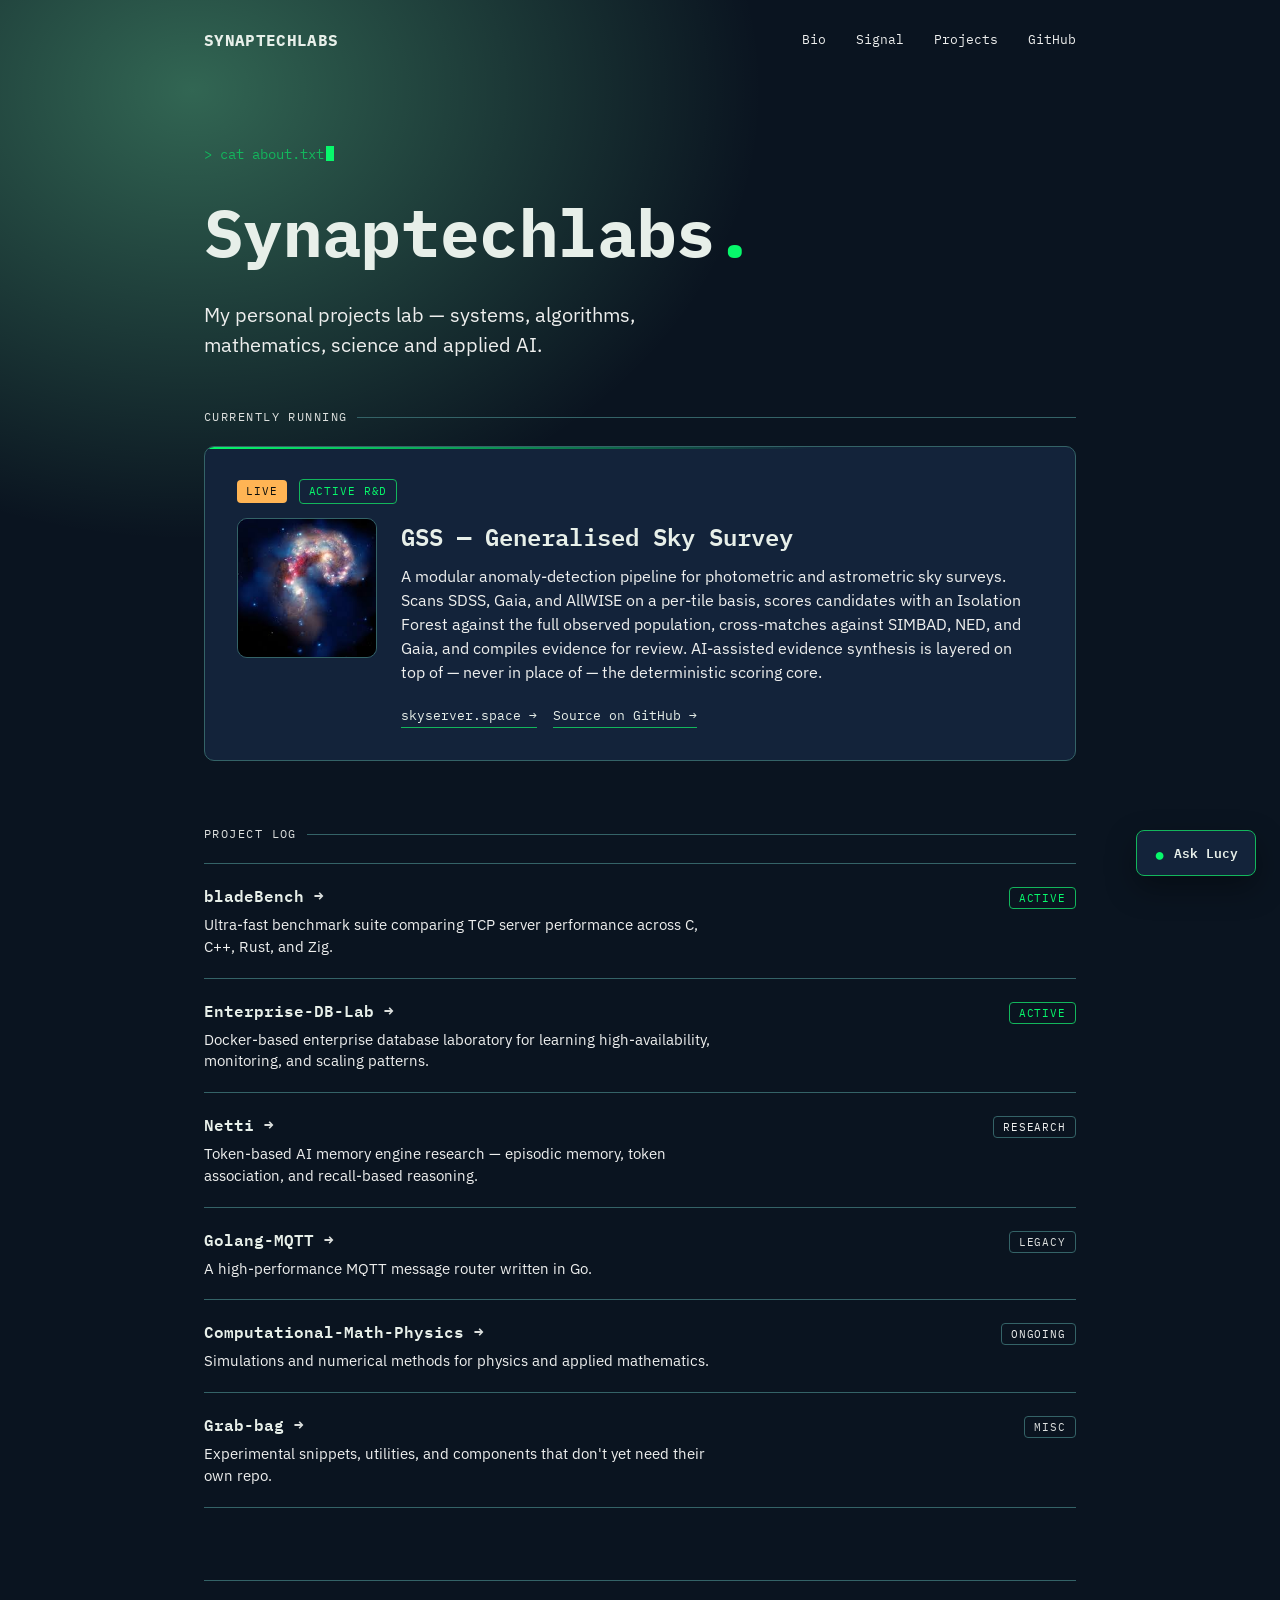
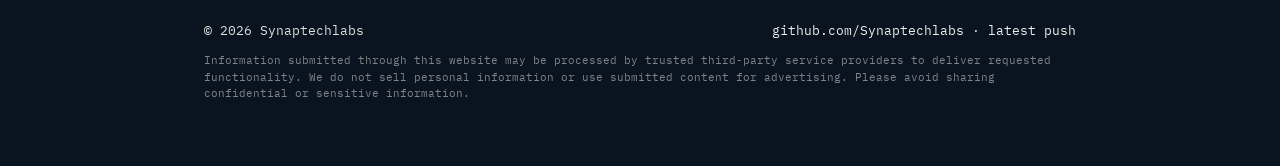
<file: index.html>
<!DOCTYPE html>
<html lang="en">
<head>
<meta charset="UTF-8">
<meta name="viewport" content="width=device-width, initial-scale=1.0">
<title>Synaptechlabs — Scott Douglass</title>
<meta name="description" content="Synaptechlabs: systems, algorithms, and applied AI research. Building cognition from tokens, bytes, and bold ideas.">
<link rel="icon" href="images/favicon.ico" sizes="any">
<link rel="icon" type="image/png" href="images/icon-16.png" sizes="16x16">
<link rel="icon" type="image/png" href="images/icon-32.png" sizes="32x32">
<link rel="icon" type="image/png" href="images/icon-48.png" sizes="48x48">
<link rel="icon" type="image/png" href="images/icon-64.png" sizes="64x64">
<link rel="icon" type="image/png" href="images/icon-128.png" sizes="128x128">
<link rel="icon" type="image/png" href="images/icon-192.png" sizes="192x192">
<link rel="icon" type="image/png" href="images/icon-256.png" sizes="256x256">
<link rel="icon" type="image/png" href="images/icon-512.png" sizes="512x512">
<link rel="apple-touch-icon" href="images/icon-180.png">
<link rel="canonical" href="https://synaptechlabs.ai/">
<meta property="og:type" content="website">
<meta property="og:title" content="Synaptechlabs — Scott Douglass">
<meta property="og:description" content="Systems, algorithms, mathematics, science, and applied AI projects.">
<meta property="og:url" content="https://synaptechlabs.ai/">
<meta name="twitter:card" content="summary">
<link rel="preconnect" href="https://fonts.googleapis.com">
<link rel="preconnect" href="https://fonts.gstatic.com" crossorigin>
<link href="https://fonts.googleapis.com/css2?family=IBM+Plex+Mono:wght@400;500;600;700&family=IBM+Plex+Sans:wght@400;500;600&display=swap" rel="stylesheet">
<link rel="stylesheet" href="css/style.css?v=6">
<script src="https://challenges.cloudflare.com/turnstile/v0/api.js?render=explicit" async defer></script>
</head>
<body>

<header class="site">
  <a class="mark" href="index.html">SYNAPTECHLABS</a>
  <nav>
    <a href="bio.html">Bio</a>
    <a href="#flagship">Signal</a>
    <a href="#projects">Projects</a>
    <a href="https://github.com/Synaptechlabs">GitHub</a>
  </nav>
</header>

<div class="wrap">

  <section class="hero">
    <p class="prompt-line">&gt; cat about.txt<span class="cursor"></span></p>
    <h1 class="wordmark">Synaptechlabs<span class="dot">.</span></h1>
    <p class="tagline">My personal projects lab — systems, algorithms, mathematics, science and applied AI.</p>
  </section>

  <section id="flagship">
    <h2 class="section-label">Currently running</h2>
    <div class="flagship">
      <div class="flagship-top">
        <span class="status-badge status-live">Live</span>
        <span class="status-badge status-active">Active R&amp;D</span>
      </div>
      <div class="flagship-body">
        <img class="flagship-photo" src="images/gs.jpeg" alt="GSS — Generalised Sky Survey">
        <div>
          <h3>GSS — Generalised Sky Survey</h3>
          <p class="desc">A modular anomaly-detection pipeline for photometric and astrometric sky surveys. Scans SDSS, Gaia, and AllWISE on a per-tile basis, scores candidates with an Isolation Forest against the full observed population, cross-matches against SIMBAD, NED, and Gaia, and compiles evidence for review. AI-assisted evidence synthesis is layered on top of — never in place of — the deterministic scoring core.</p>
          <div class="links">
            <a href="https://skyserver.space">skyserver.space →</a>
            <a href="https://github.com/Synaptechlabs/Generalised-Sky-Survey">Source on GitHub →</a>
          </div>
        </div>
      </div>
    </div>
  </section>

  <section id="projects" class="projects">
    <h2 class="section-label">Project log</h2>

    <a class="project-row" href="https://github.com/Synaptechlabs/bladeBench">
      <span class="name-line">bladeBench <span class="arrow">→</span></span>
      <span class="desc">Ultra-fast benchmark suite comparing TCP server performance across C, C++, Rust, and Zig.</span>
      <span class="badge-col"><span class="status-badge status-active">Active</span></span>
    </a>

    <a class="project-row" href="https://github.com/Synaptechlabs/Enterprise-DB-Lab">
      <span class="name-line">Enterprise-DB-Lab <span class="arrow">→</span></span>
      <span class="desc">Docker-based enterprise database laboratory for learning high-availability, monitoring, and scaling patterns.</span>
      <span class="badge-col"><span class="status-badge status-active">Active</span></span>
    </a>

    <a class="project-row" href="https://github.com/Synaptechlabs/Netti">
      <span class="name-line">Netti <span class="arrow">→</span></span>
      <span class="desc">Token-based AI memory engine research — episodic memory, token association, and recall-based reasoning.</span>
      <span class="badge-col"><span class="status-badge status-experimental">Research</span></span>
    </a>

    <a class="project-row" href="https://github.com/Synaptechlabs/Golang-MQTT">
      <span class="name-line">Golang-MQTT <span class="arrow">→</span></span>
      <span class="desc">A high-performance MQTT message router written in Go.</span>
      <span class="badge-col"><span class="status-badge status-archived">Legacy</span></span>
    </a>

    <a class="project-row" href="https://github.com/Synaptechlabs/Computational-Math-Physics">
      <span class="name-line">Computational-Math-Physics <span class="arrow">→</span></span>
      <span class="desc">Simulations and numerical methods for physics and applied mathematics.</span>
      <span class="badge-col"><span class="status-badge status-experimental">Ongoing</span></span>
    </a>

    <a class="project-row" href="https://github.com/Synaptechlabs/Grab-bag">
      <span class="name-line">Grab-bag <span class="arrow">→</span></span>
      <span class="desc">Experimental snippets, utilities, and components that don't yet need their own repo.</span>
      <span class="badge-col"><span class="status-badge status-archived">Misc</span></span>
    </a>
  </section>

  <footer>
    <div class="footer-main">
      <span>© <span id="year"></span> Synaptechlabs</span>
      <span><a href="https://github.com/Synaptechlabs">github.com/Synaptechlabs</a> · <a class="site-version" href="https://github.com/Synaptechlabs/Synaptechlabs.github.io/commits/main">latest push</a></span>
    </div>
    <p class="footer-privacy">Information submitted through this website may be processed by trusted third-party service providers to deliver requested functionality. We do not sell personal information or use submitted content for advertising. Please avoid sharing confidential or sensitive information.</p>
  </footer>

</div>

<script>
  document.getElementById('year').textContent = new Date().getFullYear();
</script>
<script src="js/lucy-chat.js?v=7" defer></script>
<script src="js/site-version.js" defer></script>

</body>
</html>
</file>
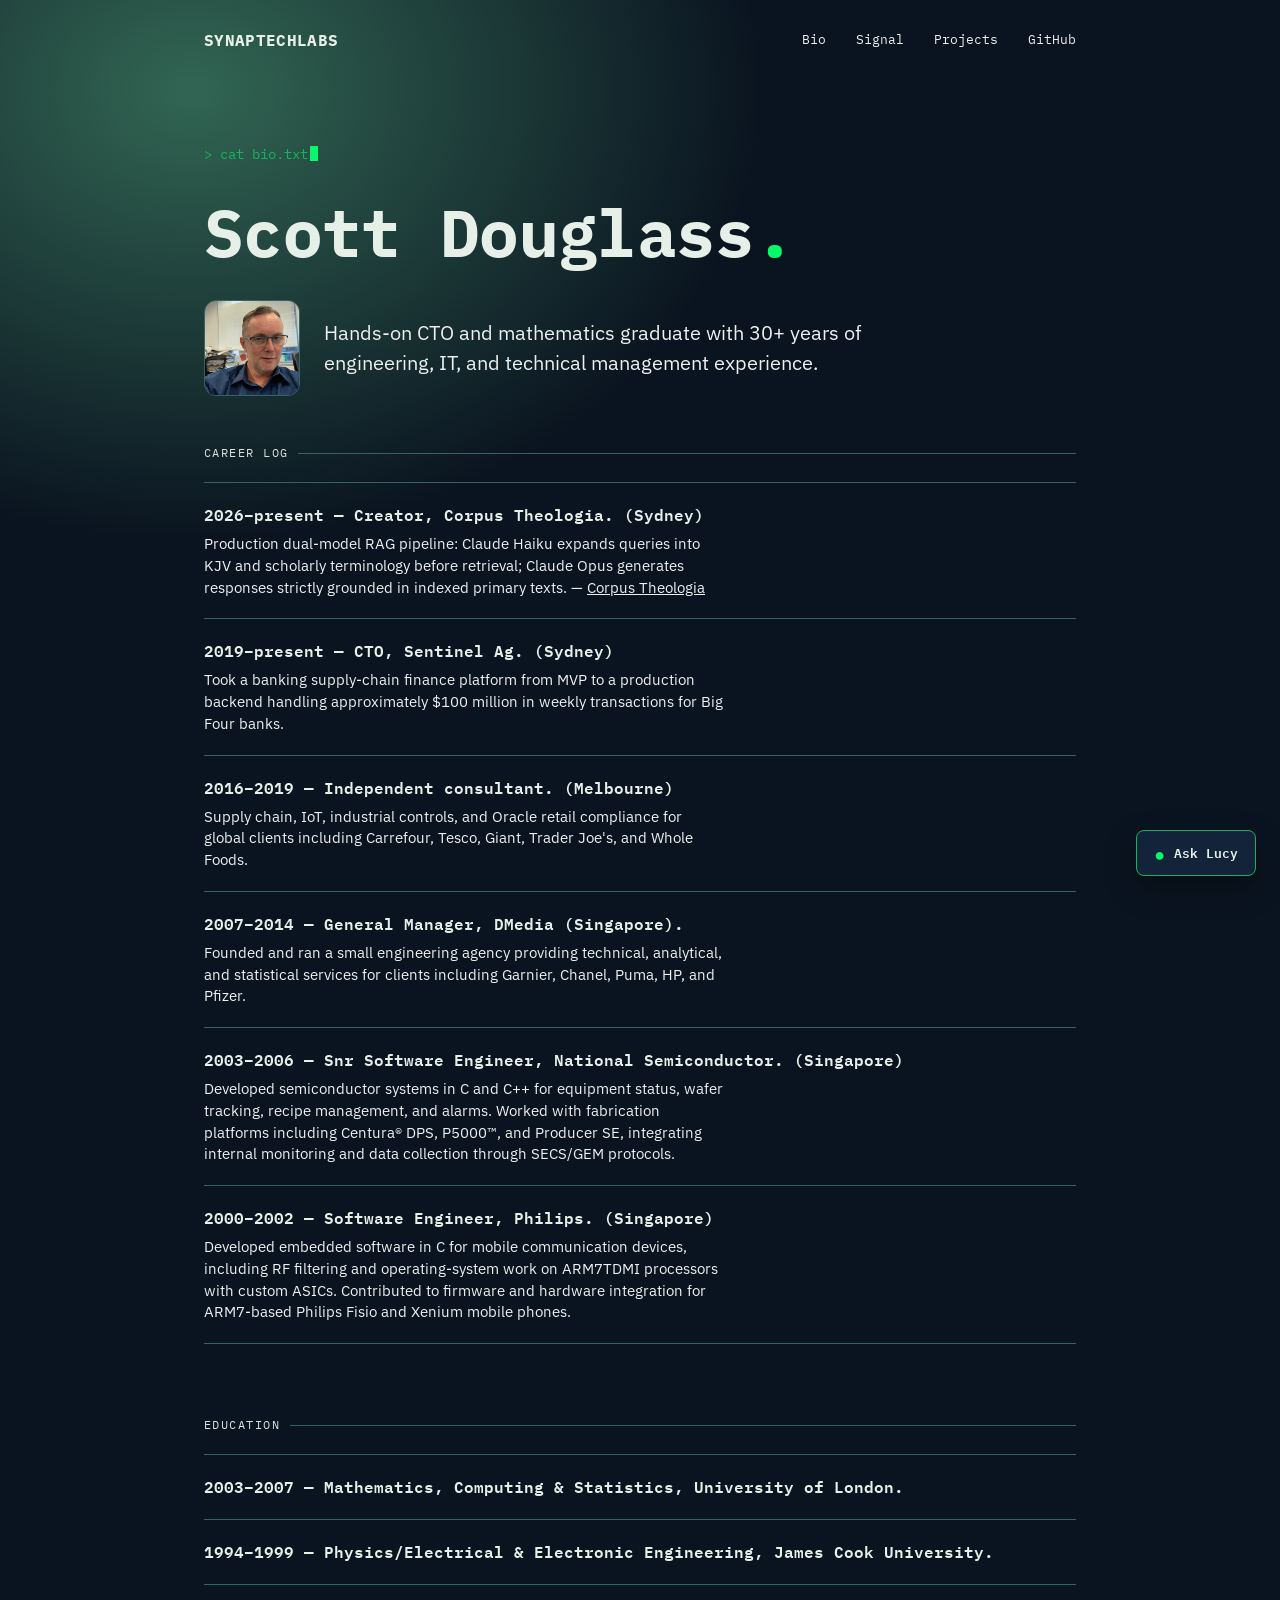
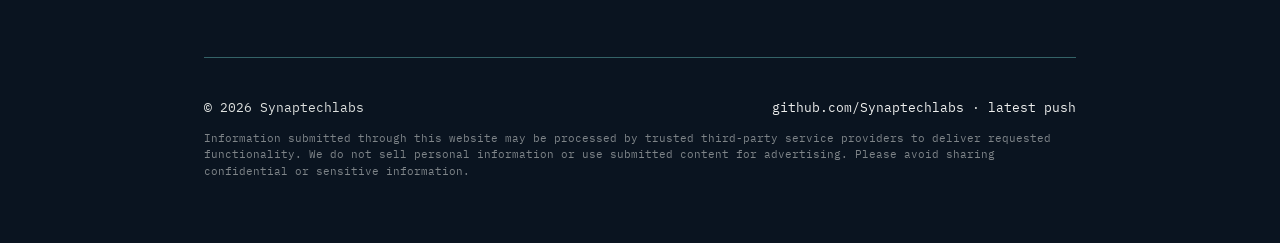
<file: bio.html>
<!DOCTYPE html>
<html lang="en">
<head>
<meta charset="UTF-8">
<meta name="viewport" content="width=device-width, initial-scale=1.0">
<title>Bio — Synaptechlabs</title>
<meta name="description" content="Synaptechlabs: systems, algorithms, and applied AI research. Building cognition from tokens, bytes, and bold ideas.">
<link rel="icon" href="images/favicon.ico" sizes="any">
<link rel="icon" type="image/png" href="images/icon-16.png" sizes="16x16">
<link rel="icon" type="image/png" href="images/icon-32.png" sizes="32x32">
<link rel="icon" type="image/png" href="images/icon-48.png" sizes="48x48">
<link rel="icon" type="image/png" href="images/icon-64.png" sizes="64x64">
<link rel="icon" type="image/png" href="images/icon-128.png" sizes="128x128">
<link rel="icon" type="image/png" href="images/icon-192.png" sizes="192x192">
<link rel="icon" type="image/png" href="images/icon-256.png" sizes="256x256">
<link rel="icon" type="image/png" href="images/icon-512.png" sizes="512x512">
<link rel="apple-touch-icon" href="images/icon-180.png">
<link rel="canonical" href="https://synaptechlabs.ai/bio.html">
<meta property="og:type" content="profile">
<meta property="og:title" content="Scott Douglass — Synaptechlabs">
<meta property="og:description" content="Hands-on CTO and mathematics graduate with more than 30 years of engineering, IT, and technical management experience.">
<meta property="og:url" content="https://synaptechlabs.ai/bio.html">
<meta name="twitter:card" content="summary">
<link rel="preconnect" href="https://fonts.googleapis.com">
<link rel="preconnect" href="https://fonts.gstatic.com" crossorigin>
<link href="https://fonts.googleapis.com/css2?family=IBM+Plex+Mono:wght@400;500;600;700&family=IBM+Plex+Sans:wght@400;500;600&display=swap" rel="stylesheet">
<link rel="stylesheet" href="css/style.css?v=6">
<script src="https://challenges.cloudflare.com/turnstile/v0/api.js?render=explicit" async defer></script>
</head>
<body>

<header class="site">
  <a class="mark" href="index.html">SYNAPTECHLABS</a>
  <nav>
    <a href="bio.html">Bio</a>
    <a href="index.html#flagship">Signal</a>
    <a href="index.html#projects">Projects</a>
    <a href="https://github.com/Synaptechlabs">GitHub</a>
  </nav>
</header>

<div class="wrap">

  <section class="hero">
    <p class="prompt-line">&gt; cat bio.txt<span class="cursor"></span></p>
    <h1 class="wordmark">Scott Douglass<span class="dot">.</span></h1>
    <div class="bio-intro">
      <img class="bio-photo" src="images/me.jpg" alt="Scott Douglass">
      <p class="tagline">Hands-on CTO and mathematics graduate with 30+ years of engineering, IT, and technical management experience.</p>
    </div>
  </section>

  <section id="history" class="projects">
    <h2 class="section-label">Career log</h2>


    <div class="project-row">
      <span class="name-line">2026–present — Creator, Corpus Theologia. (Sydney)</span>
      <span class="desc">Production dual-model RAG pipeline: Claude Haiku expands queries into KJV and scholarly terminology before retrieval; Claude Opus generates responses strictly grounded in indexed primary texts. — <a href="https://www.corpustheologia.com/" target="_blank" rel="noopener">Corpus Theologia</a></span>
    </div>


    <div class="project-row">
      <span class="name-line">2019–present — CTO, Sentinel Ag. (Sydney)</span>
      <span class="desc">Took a banking supply-chain finance platform from MVP to a production backend handling approximately $100 million in weekly transactions for Big Four banks.</span>
    </div>

    <div class="project-row">
      <span class="name-line">2016–2019 — Independent consultant. (Melbourne)</span>
      <span class="desc">Supply chain, IoT, industrial controls, and Oracle retail compliance for global clients including Carrefour, Tesco, Giant, Trader Joe's, and Whole Foods.</span>
    </div>

    <div class="project-row">
      <span class="name-line">2007–2014 — General Manager, DMedia (Singapore).</span>
      <span class="desc">Founded and ran a small engineering agency providing technical, analytical, and statistical services for clients including Garnier, Chanel, Puma, HP, and Pfizer.</span>
    </div>

    <div class="project-row">
      <span class="name-line">2003–2006 — Snr Software Engineer, National Semiconductor. (Singapore)</span>
      <span class="desc">Developed semiconductor systems in C and C++ for equipment status, wafer tracking, recipe management, and alarms. Worked with fabrication platforms including Centura® DPS, P5000™, and Producer SE, integrating internal monitoring and data collection through SECS/GEM protocols.</span>
    </div>

    <div class="project-row">
      <span class="name-line">2000–2002 — Software Engineer, Philips. (Singapore)</span>
      <span class="desc">Developed embedded software in C for mobile communication devices, including RF filtering and operating-system work on ARM7TDMI processors with custom ASICs. Contributed to firmware and hardware integration for ARM7-based Philips Fisio and Xenium mobile phones.</span>
    </div>
</section>  
  <section id="education" class="projects">
    <h2 class="section-label">Education</h2>

    <div class="project-row">
      <span class="name-line">2003–2007 — Mathematics, Computing &amp; Statistics, University of London.</span>
    </div>

    <div class="project-row">
      <span class="name-line">1994–1999 — Physics/Electrical &amp; Electronic Engineering, James Cook University.</span>
    </div>
  </section>

  <footer>
    <div class="footer-main">
      <span>© <span id="year"></span> Synaptechlabs</span>
      <span><a href="https://github.com/Synaptechlabs">github.com/Synaptechlabs</a> · <a class="site-version" href="https://github.com/Synaptechlabs/Synaptechlabs.github.io/commits/main">latest push</a></span>
    </div>
    <p class="footer-privacy">Information submitted through this website may be processed by trusted third-party service providers to deliver requested functionality. We do not sell personal information or use submitted content for advertising. Please avoid sharing confidential or sensitive information.</p>
  </footer>

</div>

<script>
  document.getElementById('year').textContent = new Date().getFullYear();
</script>
<script src="js/lucy-chat.js?v=7" defer></script>
<script src="js/site-version.js" defer></script>

</body>
</html>
</file>
<file: css/style.css>
:root {
  --bg: #0a1420;
  --bg-raise: #13233a;
  --bg-raise-2: #171c19;
  --text: #e7efe9;
  --text-dim: #eeefee;
  --text-mute: #dde0de;
  --phosphor: #07f86b;
  --phosphor-dim: #13b65c;
  --amber: #ffb454;
  --hairline: #346367;
  --mono: 'IBM Plex Mono', ui-monospace, monospace;
  --sans: 'IBM Plex Sans', system-ui, sans-serif;
}

* { box-sizing: border-box; }

html { scroll-behavior: smooth; }

body {
  margin: 0;
  background: var(--bg);
  color: var(--text);
  font-family: var(--sans);
  line-height: 1.5;
  background-image:
    radial-gradient(ellipse 1900px 1500px at 15% 10%, rgba(124,255,178,0.35), transparent 30%);

  background-attachment: fixed;
}

a { color: inherit; }

::selection { background: var(--phosphor-dim); color: #fff; }

:focus-visible {
  outline: 2px solid var(--phosphor);
  outline-offset: 3px;
}

.wrap {
  max-width: 920px;
  margin: 0 auto;
  padding: 0 24px;
}

/* ---------- Header ---------- */

header.site {
  display: flex;
  align-items: center;
  justify-content: space-between;
  padding: 28px 24px;
  max-width: 920px;
  margin: 0 auto;
  font-family: var(--mono);
  font-size: 13px;
  color: var(--text-dim);
}

header.site .mark {
  color: var(--text);
  letter-spacing: 0.02em;
  text-decoration: none;
  font-size: 16px;
  font-weight: 700;
}

header.site nav a {
  color: var(--text-dim);
  text-decoration: none;
  margin-left: 22px;
  transition: color 0.15s ease;
}
header.site nav a:hover { color: var(--phosphor); }

/* ---------- Hero ---------- */

.hero {
  padding: 64px 0 8px;
}

.prompt-line {
  font-family: var(--mono);
  font-size: 14px;
  color: var(--phosphor-dim);
  margin: 0 0 18px;
}
.prompt-line .cursor {
  display: inline-block;
  width: 8px;
  height: 15px;
  background: var(--phosphor);
  margin-left: 2px;
  vertical-align: -2px;
  animation: blink 1.1s steps(1) infinite;
}
@keyframes blink { 50% { opacity: 0; } }

h1.wordmark {
  font-family: var(--mono);
  font-weight: 700;
  font-size: clamp(38px, 7vw, 66px);
  letter-spacing: -0.01em;
  margin: 0 0 18px;
  color: var(--text);
}
h1.wordmark .dot { color: var(--phosphor); }

.tagline {
  font-size: clamp(17px, 2.4vw, 20px);
  color: var(--text-dim);
  max-width: 46ch;
  margin: 0 0 40px;
  font-weight: 400;
}

.bio-intro {
  display: flex;
  align-items: center;
  gap: 24px;
  margin: 0 0 40px;
}
.bio-intro .tagline { margin: 0; }

.bio-photo {
  width: 96px;
  max-width: 96px;
  height: 96px;
  border-radius: 12px;
  object-fit: cover;
  border: 1px solid var(--hairline);
  flex-shrink: 0;
}

@media (prefers-reduced-motion: reduce) {
  .prompt-line .cursor { animation: none; }
}

/* ---------- Section labels ---------- */

.section-label {
  font-family: var(--mono);
  font-size: 12px;
  letter-spacing: 0.12em;
  text-transform: uppercase;
  color: var(--text-mute);
  margin: 0 0 20px;
  display: flex;
  align-items: center;
  gap: 10px;
  font-weight: 400;
}
.section-label::after {
  content: '';
  flex: 1;
  height: 1px;
  background: var(--hairline);
}

/* ---------- Flagship ---------- */

.flagship {
  background: var(--bg-raise);
  border: 1px solid var(--hairline);
  border-radius: 10px;
  padding: 32px;
  margin-bottom: 64px;
  position: relative;
  overflow: hidden;
}
.flagship::before {
  content: '';
  position: absolute;
  top: 0; left: 0; right: 0;
  height: 2px;
  background: linear-gradient(90deg, var(--phosphor), transparent 70%);
}

.flagship-top {
  display: flex;
  align-items: center;
  gap: 12px;
  margin-bottom: 14px;
  flex-wrap: wrap;
}

.status-badge {
  font-family: var(--mono);
  font-size: 11px;
  letter-spacing: 0.08em;
  padding: 3px 9px;
  border-radius: 4px;
  text-transform: uppercase;
}
.status-live {
  color: #0b0e0c;
  background: var(--amber);
}
.status-active { color: var(--phosphor); border: 1px solid var(--phosphor-dim); }
.status-experimental { color: var(--text-dim); border: 1px solid var(--hairline); }
.status-archived { color: var(--text-mute); border: 1px solid var(--hairline); }

.flagship-body {
  display: flex;
  gap: 24px;
  align-items: flex-start;
}

.flagship-photo {
  width: 140px;
  max-width: 140px;
  height: 140px;
  border-radius: 10px;
  object-fit: cover;
  border: 1px solid var(--hairline);
  flex-shrink: 0;
}

.flagship h3 {
  font-family: var(--mono);
  font-size: 24px;
  margin: 0 0 10px;
  font-weight: 600;
}

.flagship p.desc {
  color: var(--text-dim);
  max-width: 62ch;
  margin: 0 0 22px;
}

.flagship .links {
  display: flex;
  gap: 16px;
  flex-wrap: wrap;
  font-family: var(--mono);
  font-size: 13px;
}
.flagship .links a {
  text-decoration: none;
  color: var(--text);
  border-bottom: 1px solid var(--phosphor-dim);
  padding-bottom: 2px;
  transition: border-color 0.15s ease, color 0.15s ease;
}
.flagship .links a:hover { color: var(--phosphor); border-color: var(--phosphor); }

/* ---------- Project list ---------- */

.projects { margin-bottom: 72px; }

.project-row {
  display: grid;
  grid-template-columns: 1fr auto;
  gap: 6px 20px;
  align-items: start;
  padding: 20px 0;
  border-bottom: 1px solid var(--hairline);
  text-decoration: none;
  color: inherit;
}
.section-label + .project-row { border-top: 1px solid var(--hairline); }

.project-row .name-line {
  display: flex;
  align-items: center;
  gap: 10px;
  font-family: var(--mono);
  font-size: 16px;
  font-weight: 600;
  color: var(--text);
}

.project-row .desc {
  grid-column: 1 / 2;
  color: var(--text-dim);
  font-size: 14.5px;
  max-width: 58ch;
}

.project-row .badge-col {
  grid-column: 2;
  grid-row: 1 / 3;
  align-self: start;
  justify-self: end;
}

.project-row .arrow {
  font-family: var(--mono);
  color: var(--text-mute);
  transition: transform 0.15s ease, color 0.15s ease;
  display: inline-block;
}
.project-row:hover .arrow { transform: translateX(3px); color: var(--phosphor); }
.project-row:hover .name-line { color: var(--phosphor); }

/* ---------- Footer ---------- */

footer {
  padding: 40px 0 64px;
  font-family: var(--mono);
  font-size: 13px;
  color: var(--text-mute);
  border-top: 1px solid var(--hairline);
  display: flex;
  flex-direction: column;
  gap: 12px;
}
.footer-main { display: flex; justify-content: space-between; flex-wrap: wrap; gap: 12px; }
footer a { color: var(--text-dim); text-decoration: none; }
footer a:hover { color: var(--phosphor); }
.footer-privacy { margin: 0; font-size: 11px; color: var(--text-mute); opacity: 0.55; }

/* ---------- Lucy chat ---------- */

.lucy-chat {
  position: fixed;
  right: 24px;
  bottom: 24px;
  z-index: 10;
  font-family: var(--sans);
}

.lucy-chat__toggle {
  display: flex;
  align-items: center;
  gap: 9px;
  min-height: 46px;
  padding: 0 17px;
  border: 1px solid var(--phosphor-dim);
  border-radius: 8px;
  background: var(--bg-raise);
  color: var(--text);
  box-shadow: 0 12px 30px rgba(0, 0, 0, 0.35);
  cursor: pointer;
  font: 600 13px var(--mono);
}

.lucy-chat__toggle:hover { color: var(--phosphor); border-color: var(--phosphor); }
.lucy-chat__toggle-dot { color: var(--phosphor); font-size: 18px; line-height: 1; }

.lucy-chat__panel {
  position: absolute;
  right: 0;
  bottom: 58px;
  display: flex;
  width: min(360px, calc(100vw - 32px));
  height: min(480px, calc(100vh - 112px));
  height: min(480px, calc(100dvh - 112px));
  flex-direction: column;
  overflow: hidden;
  border: 1px solid var(--hairline);
  border-radius: 10px;
  background: var(--bg-raise);
  box-shadow: 0 18px 50px rgba(0, 0, 0, 0.45);
}

.lucy-chat__panel[hidden] { display: none; }

.lucy-chat__header {
  display: flex;
  align-items: center;
  justify-content: space-between;
  padding: 14px 16px;
  border-bottom: 1px solid var(--hairline);
  font: 600 14px var(--mono);
}

.lucy-chat__status { color: var(--phosphor); }
.lucy-chat__close { border: 0; background: transparent; color: var(--text-dim); cursor: pointer; font-size: 22px; line-height: 1; }
.lucy-chat__close:hover { color: var(--phosphor); }

.lucy-chat__transmission {
  position: relative;
  height: 150px;
  flex: 0 0 150px;
  overflow: hidden;
  border-bottom: 1px solid var(--hairline);
  background: #071019;
  animation: lucy-transmission-pulse 4.4s ease-in-out infinite;
}

.lucy-chat__portrait {
  position: absolute;
  inset: 0;
  background-image: url('../images/lucy-transmission-frames.png');
  background-repeat: no-repeat;
  background-position: 0% 5%;
  background-size: 600% auto;
  filter: saturate(0.72) contrast(1.08) brightness(0.86);
  animation: lucy-camera-drift 8s ease-in-out infinite alternate;
  opacity: 0;
  transition-property: opacity;
}
.lucy-chat__portrait--visible { opacity: 1; }

.lucy-chat__transmission::before {
  content: '';
  position: absolute;
  z-index: 1;
  inset: 0;
  pointer-events: none;
  background:
    repeating-linear-gradient(0deg, rgba(4, 20, 27, 0.12) 0, rgba(4, 20, 27, 0.12) 1px, transparent 1px, transparent 3px),
    linear-gradient(90deg, rgba(7, 248, 107, 0.08), transparent 40%, rgba(0, 117, 255, 0.06));
  mix-blend-mode: screen;
  animation:
    lucy-signal-flicker 2.7s steps(1) infinite,
    lucy-analogue-roll 1.8s linear infinite;
}

.lucy-chat__transmission::after {
  content: '';
  position: absolute;
  z-index: 2;
  top: -35%;
  right: 0;
  left: 0;
  height: 25%;
  pointer-events: none;
  background: linear-gradient(transparent, rgba(7, 248, 107, 0.11), transparent);
  animation: lucy-scan 5s linear infinite;
}

.lucy-chat__transmission--glitching .lucy-chat__portrait {
  animation: lucy-signal-glitch 110ms steps(2) infinite;
}

.lucy-chat__transmission--glitching::before {
  background:
    repeating-linear-gradient(0deg, rgba(7, 248, 107, 0.24) 0 2px, transparent 2px 7px),
    linear-gradient(90deg, rgba(0, 170, 255, 0.2), transparent 38%, rgba(7, 248, 107, 0.18));
}

.lucy-chat__signal {
  position: absolute;
  z-index: 3;
  bottom: 8px;
  left: 10px;
  padding: 2px 5px;
  background: rgba(4, 13, 20, 0.72);
  color: var(--phosphor);
  font: 500 9px var(--mono);
  letter-spacing: 0.08em;
}

@keyframes lucy-scan {
  to { transform: translateY(700%); }
}

@keyframes lucy-camera-drift {
  0% { transform: scale(1.015) translate3d(-1px, 0, 0); }
  22% { transform: scale(1.025) translate3d(1px, -1px, 0); }
  47% { transform: scale(1.035) translate3d(2px, -2px, 0); }
  73% { transform: scale(1.028) translate3d(0, 1px, 0); }
  100% { transform: scale(1.02) translate3d(-2px, 1px, 0); }
}

@keyframes lucy-transmission-pulse {
  0%, 100% { filter: brightness(0.97); }
  38% { filter: brightness(1.025); }
  62% { filter: brightness(0.985); }
}

@keyframes lucy-analogue-roll {
  from { background-position: 0 0, 0 0; }
  to { background-position: 0 9px, 3px 0; }
}

@keyframes lucy-signal-flicker {
  0%, 17%, 19%, 54%, 57%, 91%, 100% { opacity: 0.72; }
  18%, 55% { opacity: 0.28; }
  56%, 92% { opacity: 0.95; }
}

@keyframes lucy-signal-glitch {
  0% { opacity: 0.32; transform: translateX(-7px) scaleX(1.045); filter: contrast(1.7) hue-rotate(18deg); }
  40% { opacity: 0.78; transform: translateX(5px) scaleX(0.97); filter: brightness(1.25) saturate(1.4); }
  100% { opacity: 0.48; transform: translateX(-2px) scaleX(1.02); filter: contrast(1.4) hue-rotate(-12deg); }
}

.lucy-chat__messages {
  display: flex;
  flex: 1;
  flex-direction: column;
  gap: 10px;
  overflow-y: auto;
  padding: 16px;
}

.lucy-chat__message {
  max-width: 88%;
  margin: 0;
  padding: 9px 11px;
  border: 1px solid var(--hairline);
  border-radius: 7px;
  color: var(--text-dim);
  font-size: 14px;
  white-space: pre-wrap;
}

.lucy-chat__message--user { align-self: flex-end; border-color: var(--phosphor-dim); color: var(--text); }
.lucy-chat__message--loading { color: var(--text-mute); font-family: var(--mono); }
.lucy-chat__message--error { color: var(--amber); }

.lucy-chat__form { display: flex; gap: 8px; padding: 12px; border-top: 1px solid var(--hairline); }
.lucy-chat__input {
  min-width: 0;
  flex: 1;
  border: 1px solid var(--hairline);
  border-radius: 6px;
  background: var(--bg);
  color: var(--text);
  padding: 9px 10px;
  font: 14px var(--sans);
}
.lucy-chat__input::placeholder { color: var(--text-mute); }
.lucy-chat__send {
  border: 1px solid var(--phosphor-dim);
  border-radius: 6px;
  background: transparent;
  color: var(--phosphor);
  cursor: pointer;
  padding: 0 12px;
  font: 600 12px var(--mono);
}
.lucy-chat__send:hover:not(:disabled) { border-color: var(--phosphor); }
.lucy-chat__send:disabled, .lucy-chat__input:disabled { cursor: wait; opacity: 0.55; }

@media (max-width: 560px) {
  header.site { flex-direction: column; align-items: flex-start; gap: 10px; }
  header.site nav a { margin-left: 0; margin-right: 18px; }
  .project-row { grid-template-columns: 1fr; }
  .project-row .badge-col { grid-row: auto; justify-self: start; margin-top: 4px; }
  .bio-intro { flex-direction: column; align-items: flex-start; }
  .flagship-body { flex-direction: column; }
  .lucy-chat { right: 16px; bottom: 16px; }
  .lucy-chat__transmission { height: 120px; flex-basis: 120px; }
}

@media (prefers-reduced-motion: reduce) {
  .lucy-chat__transmission,
  .lucy-chat__portrait,
  .lucy-chat__transmission::after,
  .lucy-chat__transmission::before,
  .lucy-chat__transmission--glitching .lucy-chat__portrait {
    animation: none;
  }
}
</file>
